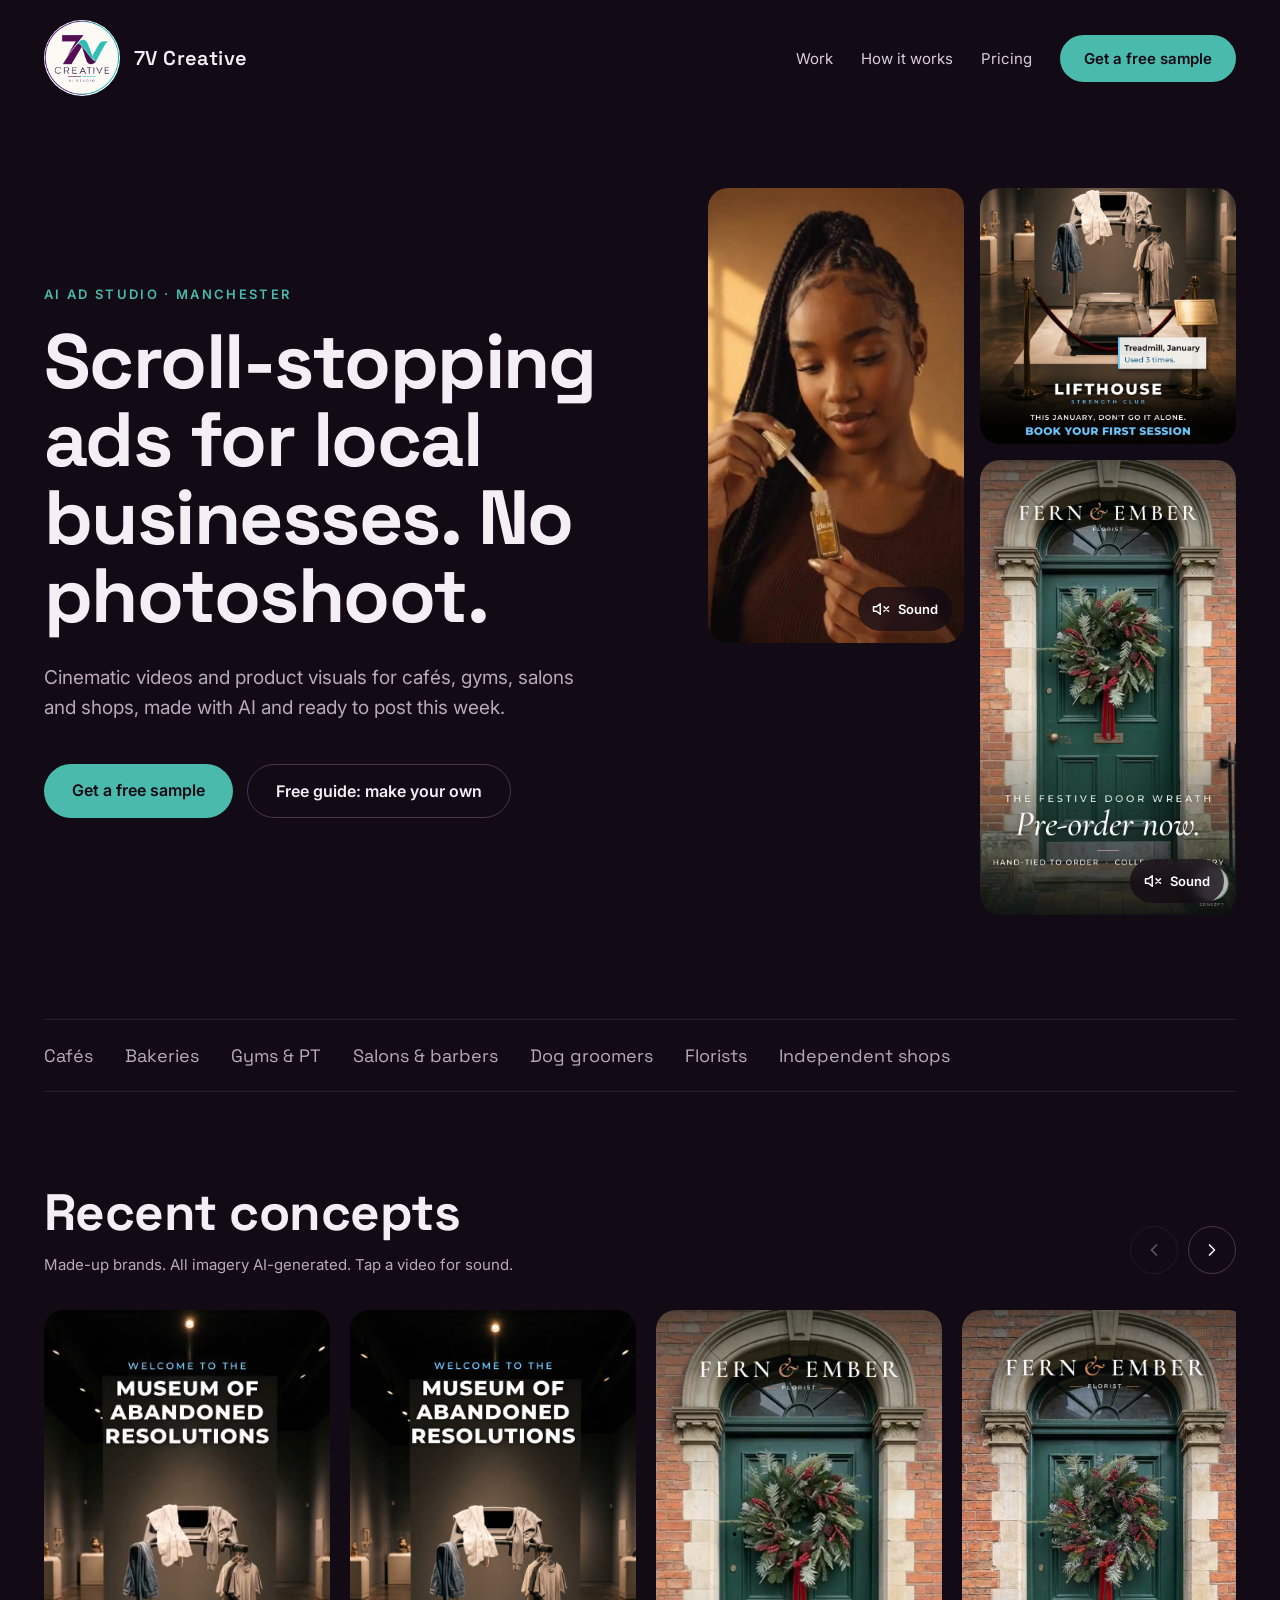
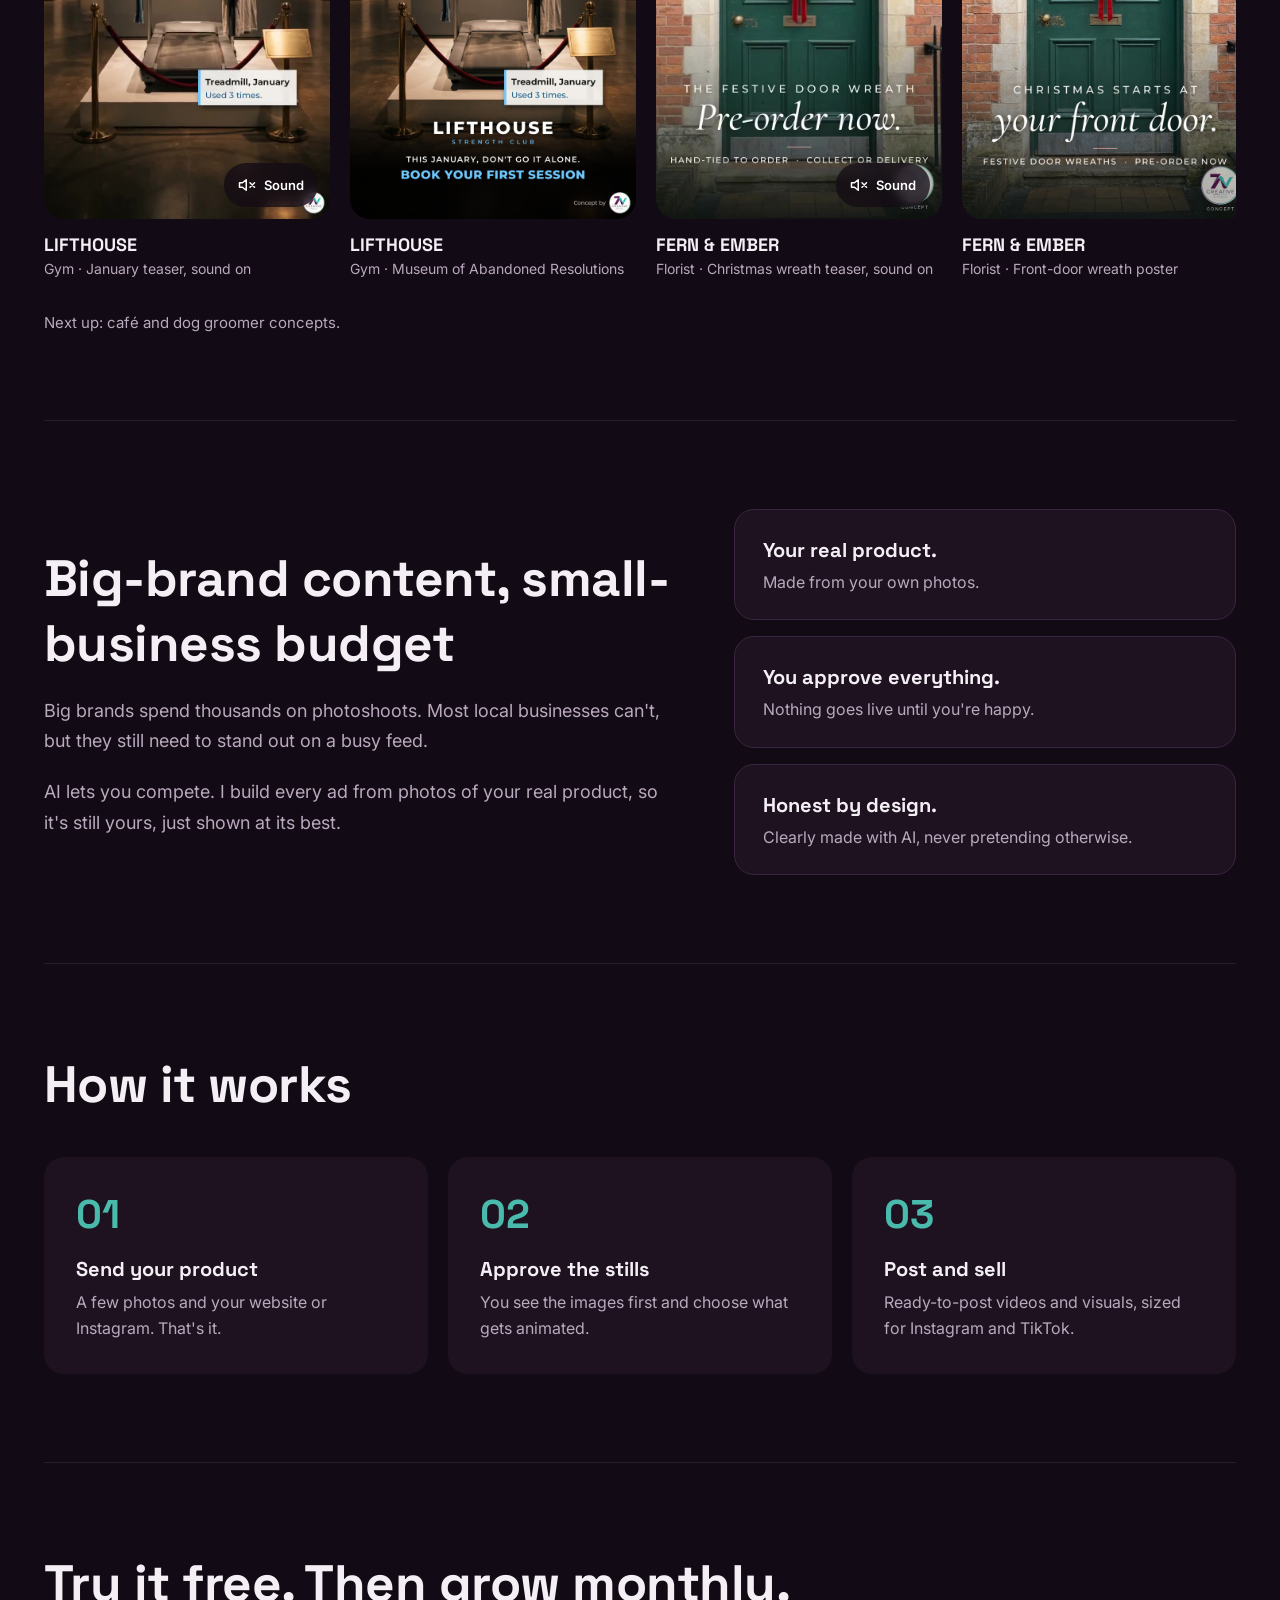
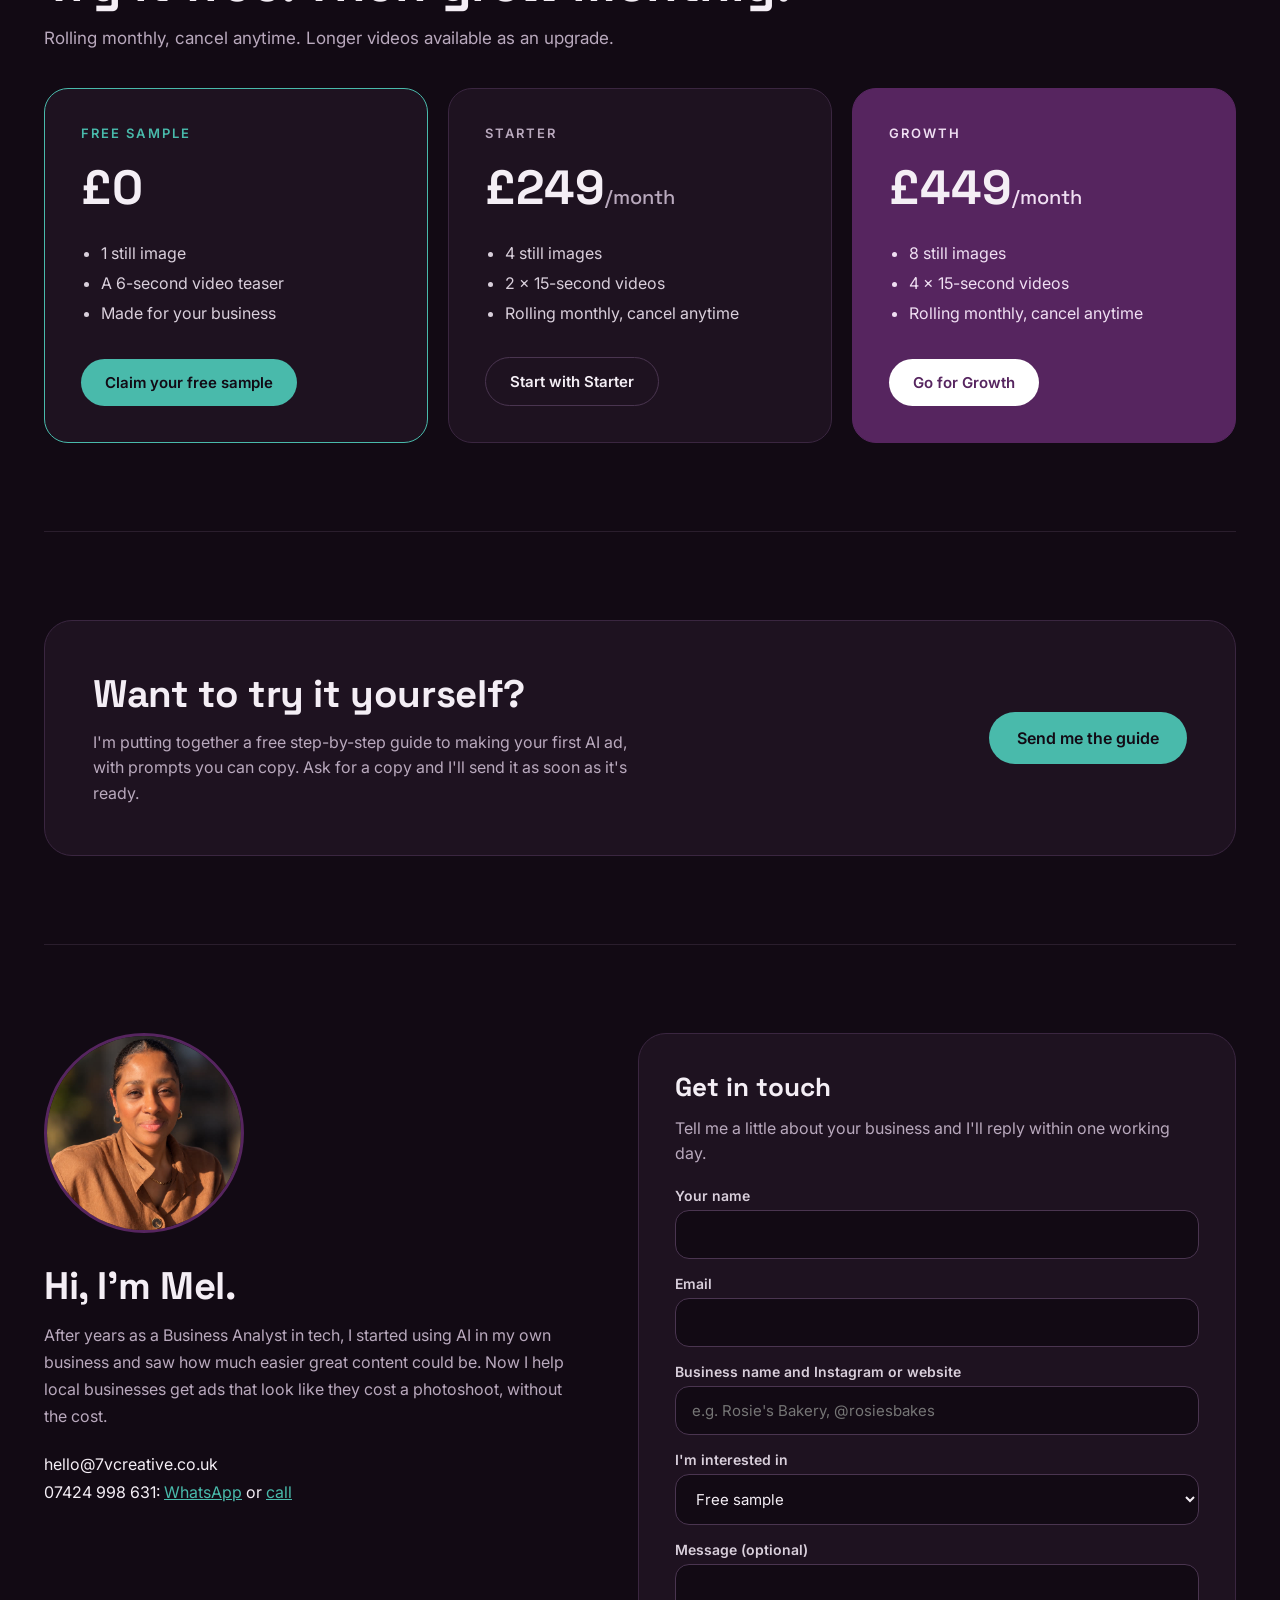
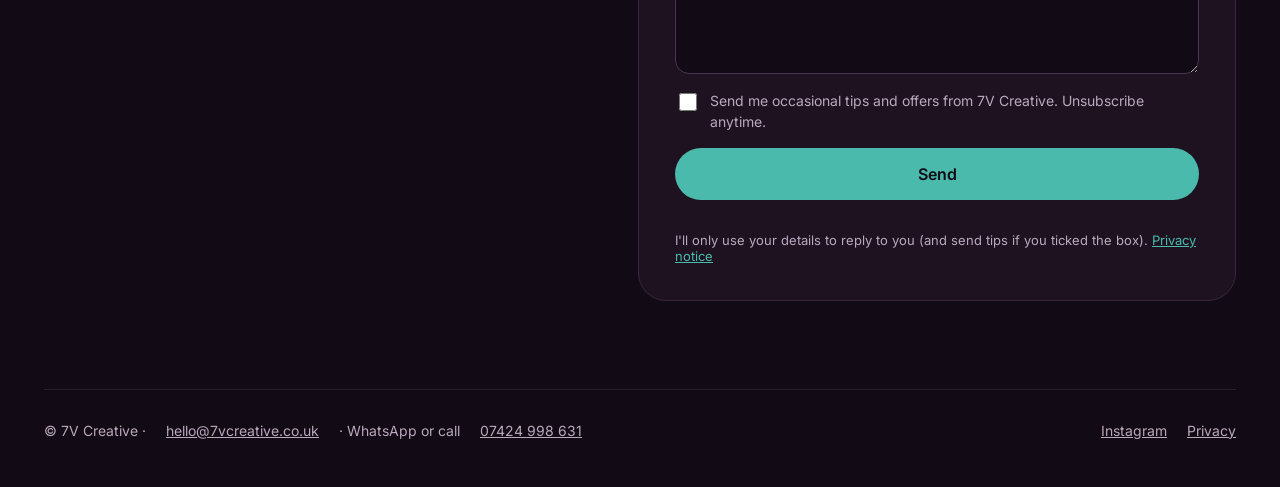
<file: index.html>
<!doctype html>
<html lang="en-GB">
<head>
<meta charset="utf-8">
<meta name="viewport" content="width=device-width, initial-scale=1">
<title>7V Creative | AI video ads for local businesses in Manchester</title>
<meta name="description" content="Scroll-stopping AI video ads and product visuals for cafés, gyms, salons and shops. No photoshoot. Free sample, then plans from £249/month.">
<link rel="icon" type="image/png" href="assets/favicon.png">
<meta property="og:title" content="7V Creative | AI ad studio">
<meta property="og:description" content="Scroll-stopping ads for local businesses. No photoshoot.">
<meta property="og:image" content="https://7vcreative.co.uk/assets/og.jpg">
<meta property="og:url" content="https://7vcreative.co.uk/">
<meta name="twitter:card" content="summary_large_image">
<link rel="preconnect" href="https://fonts.googleapis.com">
<link rel="preconnect" href="https://fonts.gstatic.com" crossorigin>
<link href="https://fonts.googleapis.com/css2?family=Space+Grotesk:wght@500;600;700&amp;family=Inter:wght@400;500;600&amp;display=swap" rel="stylesheet">
<link rel="stylesheet" href="assets/site.css?v=5">
</head>
<body>
<div class="wrap">

<header class="site-head">
<a class="brand" href="/"><img src="assets/logo.png" alt="7V Creative logo"><span>7V Creative</span></a>
<nav aria-label="Main">
<a href="#work">Work</a>
<a href="#how">How it works</a>
<a href="#pricing">Pricing</a>
<a class="btn btn-teal" href="#contact" data-plan="Free sample">Get a free sample</a>
</nav>
</header>

<section class="hero">
<div class="hero-copy">
<p class="eyebrow">AI ad studio · Manchester</p>
<h1>Scroll-stopping ads for local businesses. No photoshoot.</h1>
<p class="lede">Cinematic videos and product visuals for cafés, gyms, salons and shops, made with AI and ready to post this week.</p>
<div class="actions">
<a class="btn btn-teal btn-lg" href="#contact" data-plan="Free sample">Get a free sample</a>
<a class="btn btn-ghost btn-lg" href="#guide">Free guide: make your own</a>
</div>
</div>
<div class="hero-media">
<div class="media r-916"><video src="assets/glaze-shot3.mp4" poster="assets/glaze-shot3-poster.jpg" autoplay muted loop playsinline preload="metadata" aria-label="GLAZE lip oil concept video"></video><button type="button" class="sound" aria-pressed="false" aria-label="Turn sound on"><svg class="off" viewBox="0 0 24 24" fill="none" stroke="currentColor" stroke-width="2" stroke-linecap="round" stroke-linejoin="round" aria-hidden="true"><path d="M11 5 6 9H2v6h4l5 4V5z"/><path d="m22 9-6 6M16 9l6 6"/></svg><svg class="on" viewBox="0 0 24 24" fill="none" stroke="currentColor" stroke-width="2" stroke-linecap="round" stroke-linejoin="round" aria-hidden="true"><path d="M11 5 6 9H2v6h4l5 4V5z"/><path d="M15.5 8.5a5 5 0 0 1 0 7M19 5a10 10 0 0 1 0 14"/></svg><span>Sound</span></button></div>
<div class="stack">
<div class="media r-11"><img src="assets/lifthouse-square.jpg" alt="LIFTHOUSE gym concept: a treadmill used as a clothes rail, displayed in a museum"></div>
<div class="media grow"><video src="assets/fern-ember-wreath-v2.mp4" poster="assets/fern-ember-wreath-v2-poster.jpg" autoplay muted loop playsinline preload="metadata" aria-label="Fern &amp; Ember florist concept: Christmas wreath video"></video><button type="button" class="sound" aria-pressed="false" aria-label="Turn sound on"><svg class="off" viewBox="0 0 24 24" fill="none" stroke="currentColor" stroke-width="2" stroke-linecap="round" stroke-linejoin="round" aria-hidden="true"><path d="M11 5 6 9H2v6h4l5 4V5z"/><path d="m22 9-6 6M16 9l6 6"/></svg><svg class="on" viewBox="0 0 24 24" fill="none" stroke="currentColor" stroke-width="2" stroke-linecap="round" stroke-linejoin="round" aria-hidden="true"><path d="M11 5 6 9H2v6h4l5 4V5z"/><path d="M15.5 8.5a5 5 0 0 1 0 7M19 5a10 10 0 0 1 0 14"/></svg><span>Sound</span></button></div>
</div>
</div>
</section>

<div class="sectors"><span>Cafés</span><span>Bakeries</span><span>Gyms &amp; PT</span><span>Salons &amp; barbers</span><span>Dog groomers</span><span>Florists</span><span>Independent shops</span></div>

<section id="work" class="section first">
<div class="sec-head">
<div><h2>Recent concepts</h2><p class="note" style="margin-top:10px">Made-up brands. All imagery AI-generated. Tap a video for sound.</p></div>
<div class="car-controls"><button type="button" class="car-btn" data-dir="-1" aria-label="Previous concepts"><svg viewBox="0 0 24 24" fill="none" stroke="currentColor" stroke-width="2" stroke-linecap="round" stroke-linejoin="round" aria-hidden="true"><path d="m15 18-6-6 6-6"/></svg></button><button type="button" class="car-btn" data-dir="1" aria-label="Next concepts"><svg viewBox="0 0 24 24" fill="none" stroke="currentColor" stroke-width="2" stroke-linecap="round" stroke-linejoin="round" aria-hidden="true"><path d="m9 18 6-6-6-6"/></svg></button></div>
</div>
<ul class="carousel" id="carousel" aria-label="Recent concepts">
<li><figure><div class="media r-916"><video src="assets/lifthouse-museum.mp4" poster="assets/lifthouse-museum-poster.jpg" autoplay muted loop playsinline preload="metadata" aria-label="LIFTHOUSE gym concept: Museum of Abandoned Resolutions teaser"></video><button type="button" class="sound" aria-pressed="false" aria-label="Turn sound on"><svg class="off" viewBox="0 0 24 24" fill="none" stroke="currentColor" stroke-width="2" stroke-linecap="round" stroke-linejoin="round" aria-hidden="true"><path d="M11 5 6 9H2v6h4l5 4V5z"/><path d="m22 9-6 6M16 9l6 6"/></svg><svg class="on" viewBox="0 0 24 24" fill="none" stroke="currentColor" stroke-width="2" stroke-linecap="round" stroke-linejoin="round" aria-hidden="true"><path d="M11 5 6 9H2v6h4l5 4V5z"/><path d="M15.5 8.5a5 5 0 0 1 0 7M19 5a10 10 0 0 1 0 14"/></svg><span>Sound</span></button></div><figcaption><strong>LIFTHOUSE</strong><span>Gym · January teaser, sound on</span></figcaption></figure></li>
<li><figure><div class="media r-916"><img src="assets/lifthouse-still.jpg" alt="LIFTHOUSE poster: a treadmill used as a clothes rail in the Museum of Abandoned Resolutions" loading="lazy"></div><figcaption><strong>LIFTHOUSE</strong><span>Gym · Museum of Abandoned Resolutions</span></figcaption></figure></li>
<li><figure><div class="media r-916"><video src="assets/fern-ember-wreath-v2.mp4" poster="assets/fern-ember-wreath-v2-poster.jpg" autoplay muted loop playsinline preload="metadata" aria-label="Fern &amp; Ember florist concept: a Christmas wreath flies onto a front door"></video><button type="button" class="sound" aria-pressed="false" aria-label="Turn sound on"><svg class="off" viewBox="0 0 24 24" fill="none" stroke="currentColor" stroke-width="2" stroke-linecap="round" stroke-linejoin="round" aria-hidden="true"><path d="M11 5 6 9H2v6h4l5 4V5z"/><path d="m22 9-6 6M16 9l6 6"/></svg><svg class="on" viewBox="0 0 24 24" fill="none" stroke="currentColor" stroke-width="2" stroke-linecap="round" stroke-linejoin="round" aria-hidden="true"><path d="M11 5 6 9H2v6h4l5 4V5z"/><path d="M15.5 8.5a5 5 0 0 1 0 7M19 5a10 10 0 0 1 0 14"/></svg><span>Sound</span></button></div><figcaption><strong>FERN &amp; EMBER</strong><span>Florist · Christmas wreath teaser, sound on</span></figcaption></figure></li>
<li><figure><div class="media r-916"><img src="assets/fern-ember-still.jpg" alt="Fern &amp; Ember poster: festive wreath on a green Georgian front door" loading="lazy"></div><figcaption><strong>FERN &amp; EMBER</strong><span>Florist · Front-door wreath poster</span></figcaption></figure></li>
<li><figure><div class="media r-916"><img src="assets/glaze-poster.jpg" alt="GLAZE hero poster: model holding the lip oil" loading="lazy"></div><figcaption><strong>GLAZE</strong><span>Hero poster</span></figcaption></figure></li>
<li><figure><div class="media r-916"><video src="assets/glaze-final.mp4" poster="assets/glaze-final-poster.jpg" autoplay muted loop playsinline preload="metadata" aria-label="GLAZE final concept ad with voiceover"></video><button type="button" class="sound" aria-pressed="false" aria-label="Turn sound on"><svg class="off" viewBox="0 0 24 24" fill="none" stroke="currentColor" stroke-width="2" stroke-linecap="round" stroke-linejoin="round" aria-hidden="true"><path d="M11 5 6 9H2v6h4l5 4V5z"/><path d="m22 9-6 6M16 9l6 6"/></svg><svg class="on" viewBox="0 0 24 24" fill="none" stroke="currentColor" stroke-width="2" stroke-linecap="round" stroke-linejoin="round" aria-hidden="true"><path d="M11 5 6 9H2v6h4l5 4V5z"/><path d="M15.5 8.5a5 5 0 0 1 0 7M19 5a10 10 0 0 1 0 14"/></svg><span>Sound</span></button></div><figcaption><strong>GLAZE</strong><span>Final concept ad, sound on</span></figcaption></figure></li>
<li><figure><div class="media r-916"><video src="assets/glaze-shot3.mp4" poster="assets/glaze-shot3-poster.jpg" autoplay muted loop playsinline preload="metadata" aria-label="GLAZE lip oil application video"></video><button type="button" class="sound" aria-pressed="false" aria-label="Turn sound on"><svg class="off" viewBox="0 0 24 24" fill="none" stroke="currentColor" stroke-width="2" stroke-linecap="round" stroke-linejoin="round" aria-hidden="true"><path d="M11 5 6 9H2v6h4l5 4V5z"/><path d="m22 9-6 6M16 9l6 6"/></svg><svg class="on" viewBox="0 0 24 24" fill="none" stroke="currentColor" stroke-width="2" stroke-linecap="round" stroke-linejoin="round" aria-hidden="true"><path d="M11 5 6 9H2v6h4l5 4V5z"/><path d="M15.5 8.5a5 5 0 0 1 0 7M19 5a10 10 0 0 1 0 14"/></svg><span>Sound</span></button></div><figcaption><strong>GLAZE</strong><span>Product in use</span></figcaption></figure></li>
<li><figure><div class="media r-916"><video src="assets/joan-serum.mp4" poster="assets/joan-serum-poster.jpg" autoplay muted loop playsinline preload="metadata" aria-label="SANTAL serum application video"></video></div><figcaption><strong>SANTAL</strong><span>Serum application video</span></figcaption></figure></li>
<li><figure><div class="media r-916"><video src="assets/santal-serum.mp4" poster="assets/santal-serum-poster.jpg" autoplay muted loop playsinline preload="metadata" aria-label="SANTAL product close-up video"></video><button type="button" class="sound" aria-pressed="false" aria-label="Turn sound on"><svg class="off" viewBox="0 0 24 24" fill="none" stroke="currentColor" stroke-width="2" stroke-linecap="round" stroke-linejoin="round" aria-hidden="true"><path d="M11 5 6 9H2v6h4l5 4V5z"/><path d="m22 9-6 6M16 9l6 6"/></svg><svg class="on" viewBox="0 0 24 24" fill="none" stroke="currentColor" stroke-width="2" stroke-linecap="round" stroke-linejoin="round" aria-hidden="true"><path d="M11 5 6 9H2v6h4l5 4V5z"/><path d="M15.5 8.5a5 5 0 0 1 0 7M19 5a10 10 0 0 1 0 14"/></svg><span>Sound</span></button></div><figcaption><strong>SANTAL</strong><span>Product close-up</span></figcaption></figure></li>
<li><figure><div class="media r-916"><video src="assets/glass-skin.mp4" poster="assets/glass-skin-poster.jpg" autoplay muted loop playsinline preload="metadata" aria-label="SANTAL glass-skin model video"></video><button type="button" class="sound" aria-pressed="false" aria-label="Turn sound on"><svg class="off" viewBox="0 0 24 24" fill="none" stroke="currentColor" stroke-width="2" stroke-linecap="round" stroke-linejoin="round" aria-hidden="true"><path d="M11 5 6 9H2v6h4l5 4V5z"/><path d="m22 9-6 6M16 9l6 6"/></svg><svg class="on" viewBox="0 0 24 24" fill="none" stroke="currentColor" stroke-width="2" stroke-linecap="round" stroke-linejoin="round" aria-hidden="true"><path d="M11 5 6 9H2v6h4l5 4V5z"/><path d="M15.5 8.5a5 5 0 0 1 0 7M19 5a10 10 0 0 1 0 14"/></svg><span>Sound</span></button></div><figcaption><strong>SANTAL</strong><span>Glass-skin model</span></figcaption></figure></li>
</ul>
<p class="note" style="margin-top:20px">Next up: café and dog groomer concepts.</p>
</section>

<section id="why" class="section">
<div class="why">
<div class="why-copy">
<h2>Big-brand content, small-business budget</h2>
<p>Big brands spend thousands on photoshoots. Most local businesses can&#39;t, but they still need to stand out on a busy feed.</p>
<p>AI lets you compete. I build every ad from photos of your real product, so it&#39;s still yours, just shown at its best.</p>
</div>
<ul class="why-points">
<li><strong>Your real product.</strong> Made from your own photos.</li>
<li><strong>You approve everything.</strong> Nothing goes live until you&#39;re happy.</li>
<li><strong>Honest by design.</strong> Clearly made with AI, never pretending otherwise.</li>
</ul>
</div>
</section>

<section id="how" class="section">
<h2 style="margin-bottom:40px">How it works</h2>
<div class="grid3">
<div class="card"><span class="num">01</span><h3>Send your product</h3><p>A few photos and your website or Instagram. That's it.</p></div>
<div class="card"><span class="num">02</span><h3>Approve the stills</h3><p>You see the images first and choose what gets animated.</p></div>
<div class="card"><span class="num">03</span><h3>Post and sell</h3><p>Ready-to-post videos and visuals, sized for Instagram and TikTok.</p></div>
</div>
</section>

<section id="pricing" class="section">
<h2>Try it free. Then grow monthly.</h2>
<p class="note" style="margin:12px 0 40px;font-size:17px">Rolling monthly, cancel anytime. Longer videos available as an upgrade.</p>
<div class="plans">
<div class="plan free">
<p class="label">Free sample</p>
<p class="price">£0</p>
<ul><li>1 still image</li><li>A 6-second video teaser</li><li>Made for your business</li></ul>
<a class="btn btn-teal" href="#contact" data-plan="Free sample">Claim your free sample</a>
</div>
<div class="plan">
<p class="label">Starter</p>
<p class="price">£249<small>/month</small></p>
<ul><li>4 still images</li><li>2 × 15-second videos</li><li>Rolling monthly, cancel anytime</li></ul>
<a class="btn btn-ghost" href="#contact" data-plan="Starter (£249/month)">Start with Starter</a>
</div>
<div class="plan growth">
<p class="label">Growth</p>
<p class="price">£449<small>/month</small></p>
<ul><li>8 still images</li><li>4 × 15-second videos</li><li>Rolling monthly, cancel anytime</li></ul>
<a class="btn btn-white" href="#contact" data-plan="Growth (£449/month)">Go for Growth</a>
</div>
</div>
</section>

<section id="guide" class="section">
<div class="guide">
<div style="flex:1 1 420px;min-width:0">
<h2>Want to try it yourself?</h2>
<p>I'm putting together a free step-by-step guide to making your first AI ad, with prompts you can copy. Ask for a copy and I'll send it as soon as it's ready.</p>
</div>
<a class="btn btn-teal btn-lg" href="#contact" data-plan="Free guide">Send me the guide</a>
</div>
</section>

<section id="contact" class="section">
<div class="contact">
<div class="about">
<img src="assets/mel.jpg" alt="Mel, founder of 7V Creative" loading="lazy">
<h2>Hi, I'm Mel.</h2>
<p>After years as a Business Analyst in tech, I started using AI in my own business and saw how much easier great content could be. Now I help local businesses get ads that look like they cost a photoshoot, without the cost.</p>
<div class="direct">
<a href="mailto:hello@7vcreative.co.uk">hello@7vcreative.co.uk</a>
<span>07424 998 631: <a href="https://wa.me/447424998631" rel="noopener">WhatsApp</a> or <a href="tel:+447424998631">call</a></span>
</div>
</div>
<form class="form" id="enquiry" action="https://api.web3forms.com/submit" method="POST">
<h3>Get in touch</h3>
<p class="sub">Tell me a little about your business and I'll reply within one working day.</p>
<input type="hidden" name="access_key" value="8d368631-c4de-49fa-90f3-fa793f7eb0ba">
<input type="hidden" name="subject" value="New enquiry from 7vcreative.co.uk">
<input type="hidden" name="from_name" value="7V Creative website">
<input type="checkbox" name="botcheck" class="hp" tabindex="-1" autocomplete="off">
<div class="field"><label for="f-name">Your name</label><input id="f-name" name="name" type="text" autocomplete="name" required></div>
<div class="field"><label for="f-email">Email</label><input id="f-email" name="email" type="email" autocomplete="email" required></div>
<div class="field"><label for="f-biz">Business name and Instagram or website</label><input id="f-biz" name="business" type="text" placeholder="e.g. Rosie's Bakery, @rosiesbakes"></div>
<div class="field"><label for="f-plan">I'm interested in</label>
<select id="f-plan" name="interested_in">
<option>Free sample</option>
<option>Starter (£249/month)</option>
<option>Growth (£449/month)</option>
<option>Free guide</option>
<option>Something else</option>
</select></div>
<div class="field"><label for="f-msg">Message (optional)</label><textarea id="f-msg" name="message"></textarea></div>
<label class="check"><input type="checkbox" name="tips_opt_in" value="Yes"> Send me occasional tips and offers from 7V Creative. Unsubscribe anytime.</label>
<button class="btn btn-teal btn-lg" type="submit">Send</button>
<p class="status" id="form-status" role="status" aria-live="polite"></p>
<p class="small">I'll only use your details to reply to you (and send tips if you ticked the box). <a href="/privacy">Privacy notice</a></p>
</form>
</div>
</section>

<footer class="site-foot">
<span>© 7V Creative · <a href="mailto:hello@7vcreative.co.uk">hello@7vcreative.co.uk</a> · WhatsApp or call <a href="tel:+447424998631">07424 998 631</a></span>
<span><a href="https://www.instagram.com/7v.creative/" rel="noopener">Instagram</a><a href="/privacy">Privacy</a></span>
</footer>

</div>
<script src="assets/site.js?v=3" defer></script>
</body>
</html>
</file>
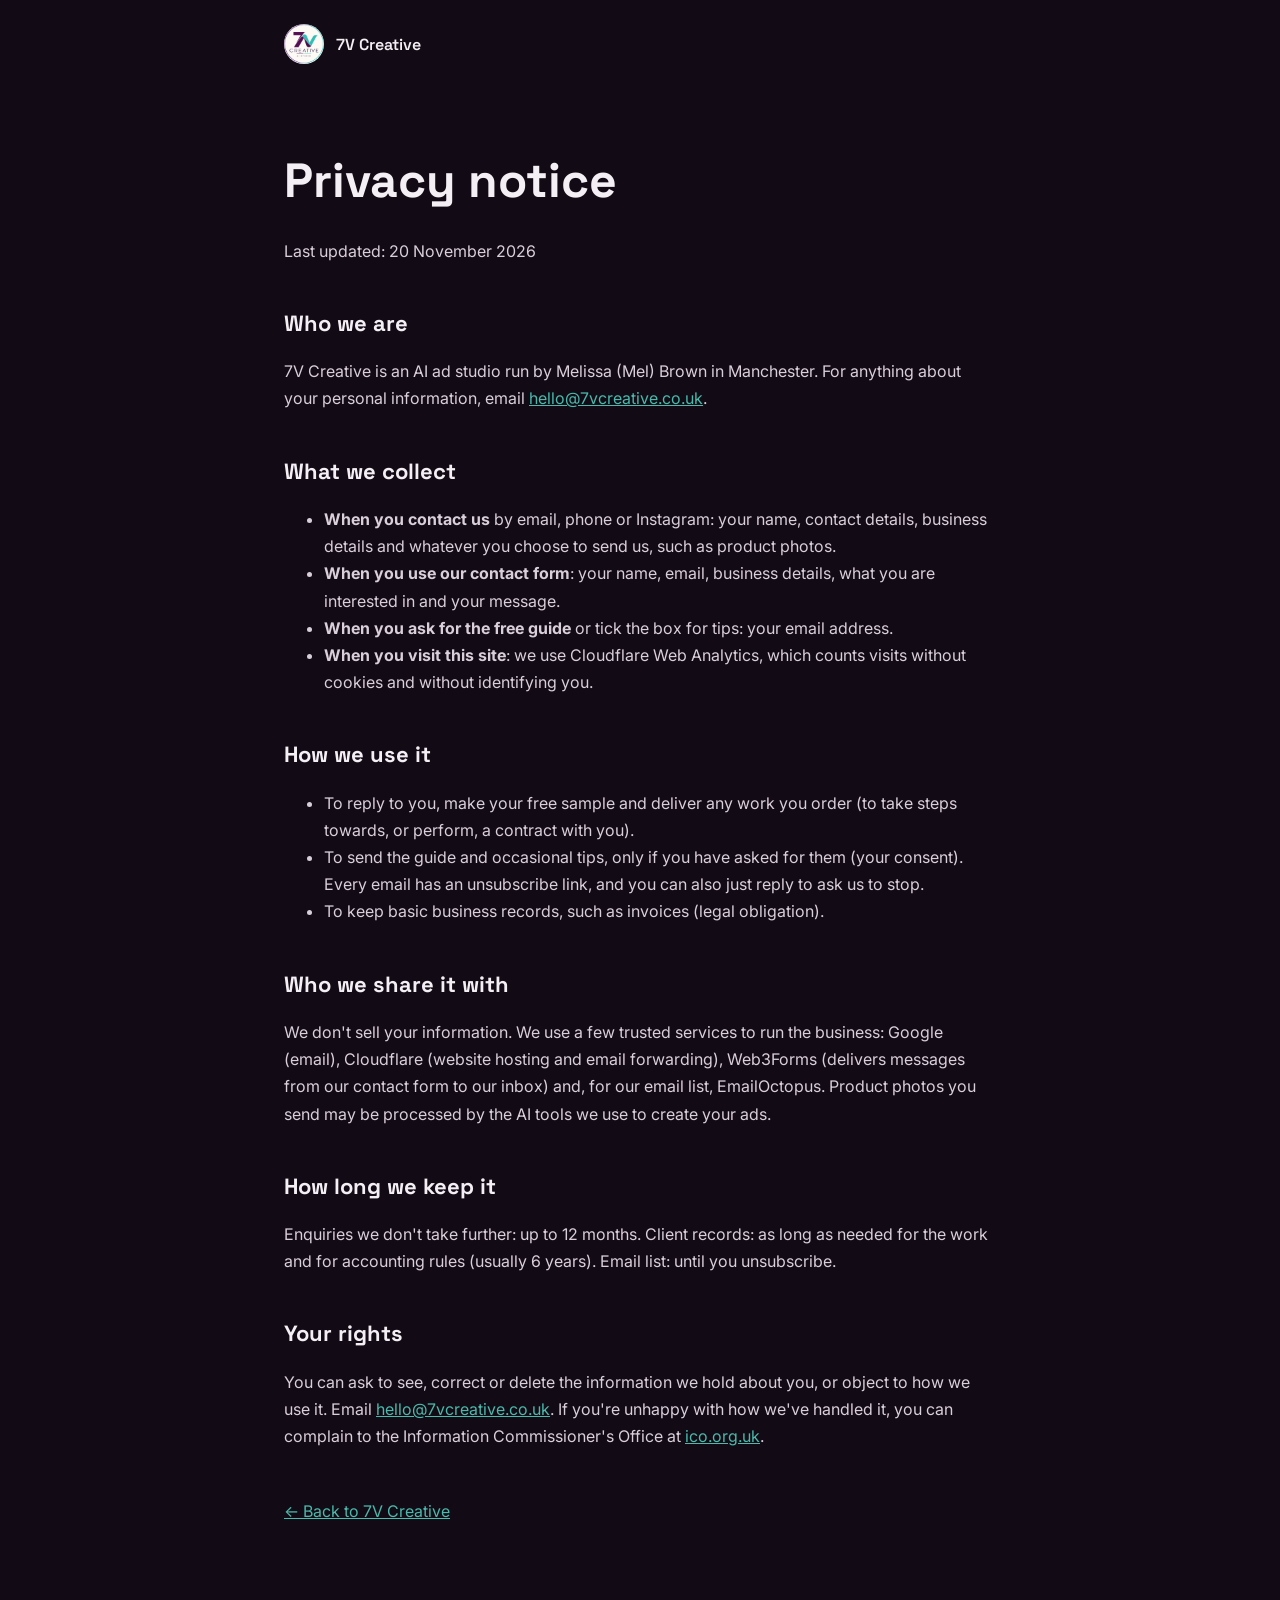
<file: privacy.html>
<!doctype html>
<html lang="en-GB">
<head>
<meta charset="utf-8">
<meta name="viewport" content="width=device-width, initial-scale=1">
<title>Privacy notice | 7V Creative</title>
<meta name="description" content="How 7V Creative uses your personal information.">
<link rel="icon" type="image/png" href="assets/favicon.png">
<link rel="preconnect" href="https://fonts.googleapis.com">
<link rel="preconnect" href="https://fonts.gstatic.com" crossorigin>
<link href="https://fonts.googleapis.com/css2?family=Space+Grotesk:wght@600;700&amp;family=Inter:wght@400;500;600&amp;display=swap" rel="stylesheet">
<link rel="stylesheet" href="assets/site.css?v=5">
<style>
main{max-width:760px;margin:0 auto;padding:0 24px 96px;color:#f4eef5;font-family:Inter,system-ui,sans-serif;line-height:1.7}
h1,h2{font-family:'Space Grotesk',sans-serif}
h1{font-size:clamp(32px,5vw,48px);margin:48px 0 8px}
h2{font-size:22px;margin:40px 0 8px}
p,li{color:#d9cfdb}
header{max-width:760px;margin:0 auto;padding:24px}
header a{display:inline-flex;align-items:center;gap:12px;color:#f4eef5;text-decoration:none;font-family:'Space Grotesk',sans-serif;font-weight:600}
header img{width:40px;height:40px;border-radius:50%}
</style>
</head>
<body>
<header><a href="/"><img src="assets/logo.png" alt="">7V Creative</a></header>
<main>
<h1>Privacy notice</h1>
<p>Last updated: 20 November 2026</p>

<h2>Who we are</h2>
<p>7V Creative is an AI ad studio run by Melissa (Mel) Brown in Manchester. For anything about your personal information, email <a href="mailto:hello@7vcreative.co.uk">hello@7vcreative.co.uk</a>.</p>

<h2>What we collect</h2>
<ul>
<li><strong>When you contact us</strong> by email, phone or Instagram: your name, contact details, business details and whatever you choose to send us, such as product photos.</li>
<li><strong>When you use our contact form</strong>: your name, email, business details, what you are interested in and your message.</li>
<li><strong>When you ask for the free guide</strong> or tick the box for tips: your email address.</li>
<li><strong>When you visit this site</strong>: we use Cloudflare Web Analytics, which counts visits without cookies and without identifying you.</li>
</ul>

<h2>How we use it</h2>
<ul>
<li>To reply to you, make your free sample and deliver any work you order (to take steps towards, or perform, a contract with you).</li>
<li>To send the guide and occasional tips, only if you have asked for them (your consent). Every email has an unsubscribe link, and you can also just reply to ask us to stop.</li>
<li>To keep basic business records, such as invoices (legal obligation).</li>
</ul>

<h2>Who we share it with</h2>
<p>We don't sell your information. We use a few trusted services to run the business: Google (email), Cloudflare (website hosting and email forwarding), Web3Forms (delivers messages from our contact form to our inbox) and, for our email list, EmailOctopus. Product photos you send may be processed by the AI tools we use to create your ads.</p>

<h2>How long we keep it</h2>
<p>Enquiries we don't take further: up to 12 months. Client records: as long as needed for the work and for accounting rules (usually 6 years). Email list: until you unsubscribe.</p>

<h2>Your rights</h2>
<p>You can ask to see, correct or delete the information we hold about you, or object to how we use it. Email <a href="mailto:hello@7vcreative.co.uk">hello@7vcreative.co.uk</a>. If you're unhappy with how we've handled it, you can complain to the Information Commissioner's Office at <a href="https://ico.org.uk" rel="noopener">ico.org.uk</a>.</p>

<p style="margin-top:48px"><a href="/">← Back to 7V Creative</a></p>
</main>
</body>
</html>
</file>
<file: assets/site.css>
:root{
  --bg:#120a14; --panel:#1e1220; --line:#2a1e2d; --line2:#3a2640; --line3:#4a3550;
  --text:#f4eef5; --muted:#b9a9bd; --soft:#d9cfdb;
  --plum:#56255f; --plum-soft:#f0dff3; --teal:#49baab; --teal-light:#7fd6cb;
  --head:'Space Grotesk',system-ui,sans-serif; --body:Inter,system-ui,sans-serif;
}
*{box-sizing:border-box}
html{scroll-behavior:smooth}
@media (prefers-reduced-motion:reduce){html{scroll-behavior:auto}}
body{margin:0;background:var(--bg);color:var(--text);font-family:var(--body)}
img,video{max-width:100%;display:block}
a{color:var(--teal)}a:hover{color:var(--teal-light)}
.wrap{max-width:1240px;margin:0 auto;padding:0 24px}
h1,h2,h3{font-family:var(--head)}
.sr-only{position:absolute;width:1px;height:1px;overflow:hidden;clip:rect(0 0 0 0);white-space:nowrap}

/* buttons */
.btn{display:inline-block;border-radius:999px;font-weight:600;text-decoration:none;padding:14px 24px;font-size:15px;font-family:var(--body);border:0;cursor:pointer}
.btn-teal{background:var(--teal);color:var(--bg)}.btn-teal:hover{background:var(--teal-light);color:var(--bg)}
.btn-ghost{border:1px solid var(--line3);color:var(--text);background:transparent}.btn-ghost:hover{border-color:var(--teal);color:var(--text)}
.btn-white{background:#fff;color:var(--plum)}.btn-white:hover{background:var(--plum-soft);color:var(--plum)}
.btn-lg{padding:16px 28px;font-size:16px}

/* header */
.site-head{display:flex;flex-wrap:wrap;align-items:center;justify-content:space-between;gap:16px;padding:20px 0}
.brand{display:flex;align-items:center;gap:14px;text-decoration:none;color:var(--text)}
.brand img{width:76px;height:76px;border-radius:50%}
.brand span{font-family:var(--head);font-weight:600;font-size:20px;letter-spacing:.02em}
.site-head nav{display:flex;flex-wrap:wrap;align-items:center;gap:28px;font-size:15px}
.site-head nav a:not(.btn){color:var(--soft);text-decoration:none}
.site-head nav a:not(.btn):hover{color:var(--text)}

/* hero */
.hero{display:flex;flex-wrap:wrap;gap:56px;align-items:center;padding:72px 0 104px}
.hero-copy{flex:1 1 520px;min-width:0}
.eyebrow{margin:0 0 20px;font-size:13px;font-weight:600;letter-spacing:.18em;text-transform:uppercase;color:var(--teal)}
.hero h1{margin:0;font-weight:700;font-size:clamp(44px,6vw,84px);line-height:1.02;letter-spacing:-.02em}
.lede{margin:28px 0 0;font-size:19px;line-height:1.6;color:var(--muted);max-width:560px}
.actions{display:flex;flex-wrap:wrap;gap:14px;margin-top:40px}
.hero-media{flex:1 1 440px;min-width:0;display:grid;grid-template-columns:repeat(2,minmax(0,1fr));gap:16px}
.hero-media .stack{display:flex;flex-direction:column;gap:16px}

/* media tiles */
.media{position:relative;border-radius:20px;overflow:hidden;background:var(--panel)}
.media img,.media video{width:100%;height:100%;object-fit:cover}
.r-916{aspect-ratio:9/16}.r-11{aspect-ratio:1/1}.grow{flex:1;min-height:200px}
.sound{position:absolute;right:12px;bottom:12px;display:flex;align-items:center;gap:8px;min-height:44px;padding:0 14px;border:0;border-radius:999px;background:rgba(18,10,20,.72);color:#fff;font:600 13px var(--body);cursor:pointer;backdrop-filter:blur(6px)}
.sound:hover{background:rgba(18,10,20,.9)}
.sound svg{width:18px;height:18px}
.sound .on{display:none}.sound[aria-pressed="true"] .on{display:block}.sound[aria-pressed="true"] .off{display:none}

/* sectors */
.sectors{display:flex;flex-wrap:wrap;gap:12px 32px;padding:24px 0;border-top:1px solid var(--line);border-bottom:1px solid var(--line);font-family:var(--head);font-size:18px;color:var(--muted)}

/* sections */
.section{padding:88px 0;border-top:1px solid var(--line)}
.section.first{border-top:0}
.section h2{margin:0;font-size:clamp(32px,4vw,52px);font-weight:700;letter-spacing:-.01em}
.sec-head{display:flex;flex-wrap:wrap;justify-content:space-between;align-items:flex-end;gap:16px;margin-bottom:36px}
.note{margin:0;color:var(--muted);font-size:15px}

/* carousel */
.car-controls{display:flex;gap:10px}
.car-btn{width:48px;height:48px;border-radius:50%;border:1px solid var(--line3);background:transparent;color:var(--text);display:flex;align-items:center;justify-content:center;cursor:pointer}
.car-btn:hover{border-color:var(--teal)}
.car-btn:disabled{opacity:.35;cursor:default}
.car-btn svg{width:20px;height:20px}
.carousel{display:flex;gap:20px;overflow-x:auto;scroll-snap-type:x mandatory;scroll-behavior:smooth;padding:0 0 16px;margin:0;list-style:none;scrollbar-width:thin;scrollbar-color:var(--line3) transparent}
.carousel li{flex:0 0 clamp(220px,24%,290px);scroll-snap-align:start}
.carousel figure{margin:0}
.carousel figcaption{margin-top:14px}
.carousel figcaption strong{font-family:var(--head);font-size:18px}
.carousel figcaption span{display:block;color:var(--muted);font-size:14px;margin-top:4px}
@media (max-width:640px){.carousel li{flex-basis:68%}}

/* how */
.grid3{display:grid;grid-template-columns:repeat(auto-fit,minmax(260px,1fr));gap:20px}
.card{background:var(--panel);border-radius:20px;padding:32px}
.card .num{font-family:var(--head);font-size:40px;font-weight:700;color:var(--teal)}
.card h3{margin:16px 0 8px;font-size:20px}
.card p{margin:0;color:var(--muted);line-height:1.6}

/* pricing */
.plans{display:grid;grid-template-columns:repeat(auto-fit,minmax(280px,1fr));gap:20px}
.plan{background:var(--panel);border:1px solid var(--line2);border-radius:24px;padding:36px;display:flex;flex-direction:column}
.plan.free{border-color:var(--teal)}
.plan.growth{background:var(--plum);border-color:var(--plum)}
.plan .label{margin:0;font-size:13px;font-weight:600;letter-spacing:.16em;text-transform:uppercase;color:var(--muted)}
.plan.free .label{color:var(--teal)}.plan.growth .label{color:var(--plum-soft)}
.plan .price{margin:16px 0 0;font-family:var(--head);font-size:48px;font-weight:700}
.plan .price small{font-size:20px;font-weight:500;color:var(--muted)}
.plan.growth .price small,.plan.growth li{color:var(--plum-soft)}
.plan ul{margin:20px 0 28px;padding:0 0 0 20px;color:var(--soft);line-height:1.9;flex:1}
.plan .btn{align-self:flex-start}

/* contact */
.contact{display:flex;flex-wrap:wrap;gap:56px;align-items:flex-start}
.about{flex:1 1 380px;min-width:0}
.about img{width:200px;height:200px;border-radius:50%;object-fit:cover;border:3px solid var(--plum);margin-bottom:28px}
.about h2{font-size:clamp(28px,3vw,40px)}
.about p{margin:12px 0 24px;color:var(--muted);line-height:1.7}
.about .direct{display:flex;flex-direction:column;gap:8px}
.about .direct a{color:var(--text);text-decoration:none}
.about .direct span{color:var(--text)}.about .direct span a{color:var(--teal);text-decoration:underline}
.about .direct a:hover{color:var(--teal)}
.form{flex:1 1 440px;min-width:0;background:var(--panel);border:1px solid var(--line2);border-radius:28px;padding:36px;display:grid;gap:16px}
.form h3{margin:0;font-size:26px}
.form p.sub{margin:-4px 0 4px;color:var(--muted);line-height:1.6}
.field{display:grid;gap:6px}
.field label{font-size:14px;font-weight:600;color:var(--soft)}
.field input,.field select,.field textarea{width:100%;background:var(--bg);border:1px solid var(--line3);color:var(--text);border-radius:14px;padding:14px 16px;font:15px var(--body)}
.field input:focus,.field select:focus,.field textarea:focus{outline:2px solid var(--teal);outline-offset:1px;border-color:var(--teal)}
.field textarea{min-height:110px;resize:vertical}
.check{display:flex;gap:10px;align-items:flex-start;font-size:14px;color:var(--muted);line-height:1.5}
.check input{margin-top:3px;width:18px;height:18px;accent-color:var(--teal)}
.form .small{margin:0;font-size:13px;color:var(--muted)}
.status{margin:0;font-size:15px;line-height:1.5}
.status.ok{color:var(--teal-light)}.status.err{color:#ffb4b4}
.hp{display:none}

/* guide */
.guide{background:var(--panel);border:1px solid var(--line2);border-radius:28px;padding:48px;display:flex;flex-wrap:wrap;gap:32px;align-items:center;justify-content:space-between}
.guide h2{font-size:clamp(28px,3vw,40px)}
.guide p{margin:12px 0 0;color:var(--muted);line-height:1.6;max-width:560px}

/* footer */
.site-foot{display:flex;flex-wrap:wrap;justify-content:space-between;gap:16px;padding:32px 0 48px;border-top:1px solid var(--line);font-size:14px;color:var(--muted)}
.site-foot a{color:var(--muted)}
.site-foot span{display:flex;flex-wrap:wrap;gap:8px 20px}
@media (max-width:640px){.brand img{width:60px;height:60px}.form,.guide{padding:28px}}

/* why AI */
.why{display:flex;flex-wrap:wrap;gap:48px;align-items:center}
.why-copy{flex:1 1 520px;min-width:0}
.why-copy p{margin:20px 0 0;font-size:18px;line-height:1.7;color:var(--muted);max-width:620px}
.why-points{flex:1 1 380px;min-width:0;list-style:none;margin:0;padding:0;display:grid;gap:16px}
.why-points li{background:var(--panel);border:1px solid var(--line2);border-radius:20px;padding:24px 28px;color:var(--muted);line-height:1.6}
.why-points strong{display:block;color:var(--text);font-family:var(--head);font-size:20px;margin-bottom:4px}
</file>
